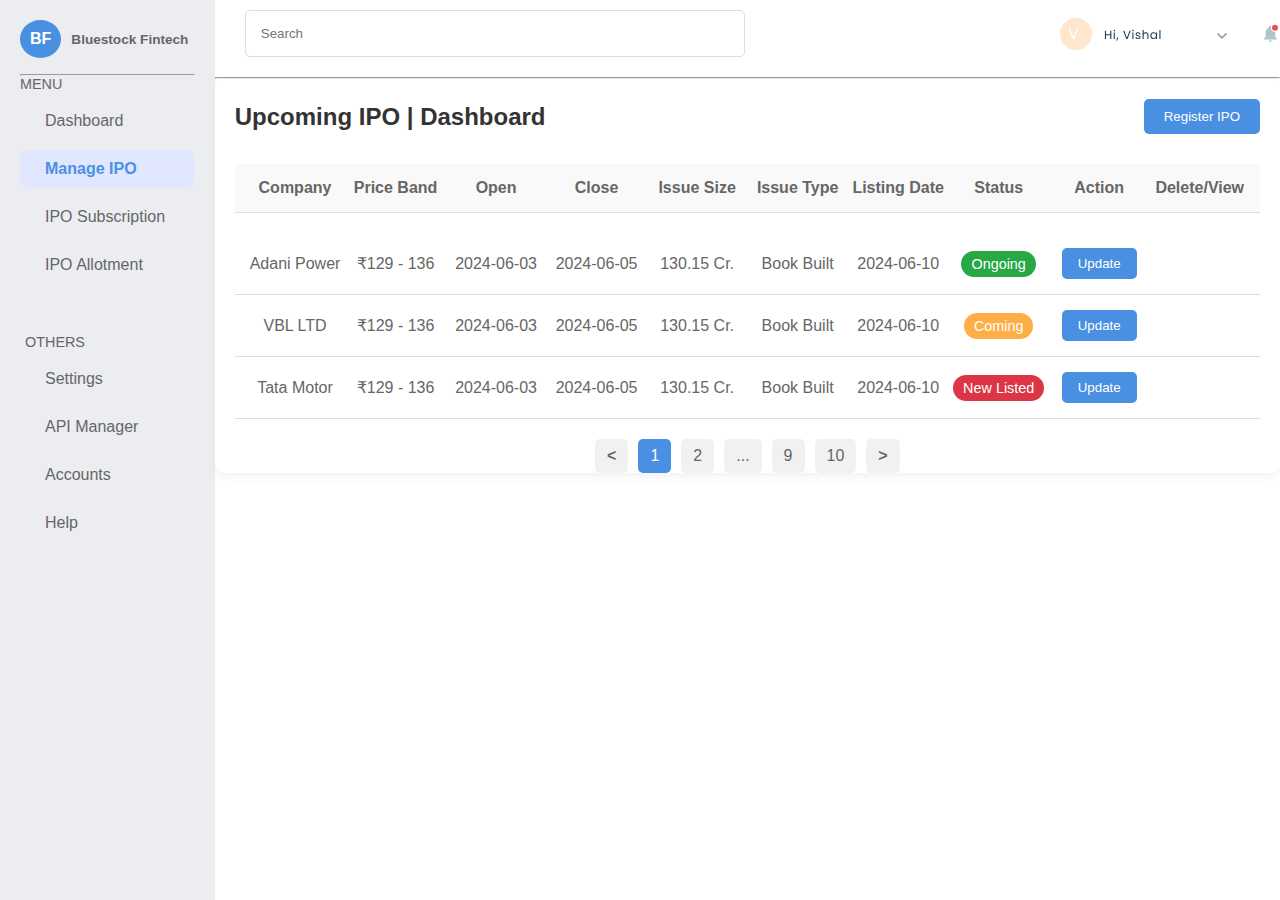
<file: bluestock/manageipo.html>
<!DOCTYPE html>
<html lang="en">
<head>
    <meta charset="UTF-8">
    <meta name="viewport" content="width=device-width, initial-scale=1.0">
    <title>IPO Dashboard</title>
    <link rel="stylesheet" href="https://cdnjs.cloudflare.com/ajax/libs/font-awesome/6.7.1/css/all.min.css" integrity="sha512-5Hs3dF2AEPkpNAR7UiOHba+lRSJNeM2ECkwxUIxC1Q/FLycGTbNapWXB4tP889k5T5Ju8fs4b1P5z/iB4nMfSQ==" crossorigin="anonymous" referrerpolicy="no-referrer" />
    <link rel="stylesheet" href="dash.css">
</head>
<body>
<div class="container">
    <!-- Sidebar -->
    <aside class="sidebar">
        <div class="brand">
            <span class="brand-logo">BF</span>
            <span class="brand-name">Bluestock Fintech</span>

        </div>
        <hr>


        <nav class="menu">
            <p class="menu-section">MENU</p>
            <ul>
                <li >
                    <a href="dash.html">
                        <i class="fa-solid fa-chart-pie"></i>
                        <span>Dashboard</span>
                    </a>
                </li>
                <li class="active">
                    <a href="manageipo.html">
                        <i class="fa-solid fa-cart-shopping"></i>
                        <span>Manage IPO</span>
                    </a>
                </li>
                <li>
                    <a href="#">
                        <i class="fa-solid fa-bars"></i>
                        <span>IPO Subscription</span>
                    </a>
                </li>
                <li>
                    <a href="#">
                        <i class="fa-solid fa-comment-dots"></i>
                        <span>IPO Allotment</span>
                    </a>
                </li>
            </ul>
            <p class="menu-section-other">OTHERS</p>
            <ul>
                <li>
                    <a href="#">
                        <i class="fa-solid fa-gear"></i>
                        <span>Settings</span>
                    </a>
                </li>
                <li>
                    <a href="#">
                        <i class="fa-solid fa-server"></i>
                        <span>API Manager</span>
                    </a>
                </li>
                <li>
                    <a href="#">
                        <i class="fa-solid fa-user"></i>
                        <span>Accounts</span>
                    </a>
                </li>
                <li>
                    <a href="#">
                        <i class="fa-solid fa-circle-info"></i>
                        <span>Help</span>
                    </a>
                </li>
            </ul>
        </nav>
    </aside>

    <!-- Main content -->
    <main class="main-content" >
        <header class="header">
            <div class="search-bar">
                <input type="text" placeholder="Search">
                <i class="fa-solid fa-magnifying-glass"></i>
            </div>

            <div class="user-info">
                <svg width="220" height="32" viewBox="0 0 220 32" fill="none" xmlns="http://www.w3.org/2000/svg">
                    <circle cx="16" cy="16" r="16" fill="#FFE6CC"/>
                    <path d="M18.448 9.848L14.24 21H12.56L8.352 9.848H9.904L13.408 19.464L16.912 9.848H18.448Z" fill="white"/>
                    <path d="M51.368 12.636V21H50.276V17.208H46.016V21H44.924V12.636H46.016V16.308H50.276V12.636H51.368ZM54.2966 13.356C54.0886 13.356 53.9126 13.284 53.7686 13.14C53.6246 12.996 53.5526 12.82 53.5526 12.612C53.5526 12.404 53.6246 12.228 53.7686 12.084C53.9126 11.94 54.0886 11.868 54.2966 11.868C54.4966 11.868 54.6646 11.94 54.8006 12.084C54.9446 12.228 55.0166 12.404 55.0166 12.612C55.0166 12.82 54.9446 12.996 54.8006 13.14C54.6646 13.284 54.4966 13.356 54.2966 13.356ZM54.8246 14.424V21H53.7326V14.424H54.8246ZM58.3137 19.488L56.9697 22.716H56.2377L57.1137 19.488H58.3137ZM70.6758 12.636L67.5198 21H66.2598L63.1038 12.636H64.2678L66.8958 19.848L69.5238 12.636H70.6758ZM72.9372 13.356C72.7292 13.356 72.5532 13.284 72.4092 13.14C72.2652 12.996 72.1932 12.82 72.1932 12.612C72.1932 12.404 72.2652 12.228 72.4092 12.084C72.5532 11.94 72.7292 11.868 72.9372 11.868C73.1372 11.868 73.3052 11.94 73.4412 12.084C73.5852 12.228 73.6572 12.404 73.6572 12.612C73.6572 12.82 73.5852 12.996 73.4412 13.14C73.3052 13.284 73.1372 13.356 72.9372 13.356ZM73.4652 14.424V21H72.3732V14.424H73.4652ZM78.1543 21.108C77.6503 21.108 77.1983 21.024 76.7983 20.856C76.3983 20.68 76.0823 20.44 75.8503 20.136C75.6183 19.824 75.4903 19.468 75.4663 19.068H76.5943C76.6263 19.396 76.7783 19.664 77.0503 19.872C77.3303 20.08 77.6943 20.184 78.1423 20.184C78.5583 20.184 78.8863 20.092 79.1263 19.908C79.3663 19.724 79.4863 19.492 79.4863 19.212C79.4863 18.924 79.3583 18.712 79.1023 18.576C78.8463 18.432 78.4503 18.292 77.9143 18.156C77.4263 18.028 77.0263 17.9 76.7143 17.772C76.4103 17.636 76.1463 17.44 75.9223 17.184C75.7063 16.92 75.5983 16.576 75.5983 16.152C75.5983 15.816 75.6983 15.508 75.8983 15.228C76.0983 14.948 76.3823 14.728 76.7503 14.568C77.1183 14.4 77.5383 14.316 78.0103 14.316C78.7383 14.316 79.3263 14.5 79.7743 14.868C80.2223 15.236 80.4623 15.74 80.4943 16.38H79.4023C79.3783 16.036 79.2383 15.76 78.9823 15.552C78.7343 15.344 78.3983 15.24 77.9743 15.24C77.5823 15.24 77.2703 15.324 77.0383 15.492C76.8063 15.66 76.6903 15.88 76.6903 16.152C76.6903 16.368 76.7583 16.548 76.8943 16.692C77.0383 16.828 77.2143 16.94 77.4223 17.028C77.6383 17.108 77.9343 17.2 78.3103 17.304C78.7823 17.432 79.1663 17.56 79.4623 17.688C79.7583 17.808 80.0103 17.992 80.2183 18.24C80.4343 18.488 80.5463 18.812 80.5543 19.212C80.5543 19.572 80.4543 19.896 80.2543 20.184C80.0543 20.472 79.7703 20.7 79.4023 20.868C79.0423 21.028 78.6263 21.108 78.1543 21.108ZM85.8599 14.304C86.3559 14.304 86.8039 14.412 87.2039 14.628C87.6039 14.836 87.9159 15.152 88.1399 15.576C88.3719 16 88.4879 16.516 88.4879 17.124V21H87.4079V17.28C87.4079 16.624 87.2439 16.124 86.9159 15.78C86.5879 15.428 86.1399 15.252 85.5719 15.252C84.9959 15.252 84.5359 15.432 84.1919 15.792C83.8559 16.152 83.6879 16.676 83.6879 17.364V21H82.5959V12.12H83.6879V15.36C83.9039 15.024 84.1999 14.764 84.5759 14.58C84.9599 14.396 85.3879 14.304 85.8599 14.304ZM90.3637 17.688C90.3637 17.016 90.4997 16.428 90.7717 15.924C91.0437 15.412 91.4157 15.016 91.8877 14.736C92.3677 14.456 92.8997 14.316 93.4837 14.316C94.0597 14.316 94.5597 14.44 94.9837 14.688C95.4077 14.936 95.7237 15.248 95.9317 15.624V14.424H97.0357V21H95.9317V19.776C95.7157 20.16 95.3917 20.48 94.9597 20.736C94.5357 20.984 94.0397 21.108 93.4717 21.108C92.8877 21.108 92.3597 20.964 91.8877 20.676C91.4157 20.388 91.0437 19.984 90.7717 19.464C90.4997 18.944 90.3637 18.352 90.3637 17.688ZM95.9317 17.7C95.9317 17.204 95.8317 16.772 95.6317 16.404C95.4317 16.036 95.1597 15.756 94.8157 15.564C94.4797 15.364 94.1077 15.264 93.6997 15.264C93.2917 15.264 92.9197 15.36 92.5837 15.552C92.2477 15.744 91.9797 16.024 91.7797 16.392C91.5797 16.76 91.4797 17.192 91.4797 17.688C91.4797 18.192 91.5797 18.632 91.7797 19.008C91.9797 19.376 92.2477 19.66 92.5837 19.86C92.9197 20.052 93.2917 20.148 93.6997 20.148C94.1077 20.148 94.4797 20.052 94.8157 19.86C95.1597 19.66 95.4317 19.376 95.6317 19.008C95.8317 18.632 95.9317 18.196 95.9317 17.7ZM100.473 12.12V21H99.381V12.12H100.473Z" fill="#1F384C"/>
                    <g opacity="0.5">
                        <path d="M162.001 21.0938L167.009 16.0854L165.831 14.9062L162.001 18.7396L158.171 14.9062L156.992 16.0846L162.001 21.0938Z" fill="#1F384C"/>
                    </g>
                    <path d="M210.4 24C209.517 23.9957 208.801 23.2831 208.792 22.4H211.992C211.994 22.6139 211.953 22.826 211.872 23.024C211.662 23.5056 211.233 23.8569 210.72 23.968H210.716H210.704H210.69H210.682C210.589 23.9874 210.495 23.9981 210.4 24ZM216.8 21.6H204V20L205.6 19.2V14.8C205.558 13.6713 205.813 12.5513 206.339 11.552C206.863 10.6252 207.759 9.9671 208.8 9.744V8H212V9.744C214.063 10.2352 215.2 12.0304 215.2 14.8V19.2L216.8 20V21.6Z" fill="#B0C3CC"/>
                    <circle cx="215" cy="9.77734" r="3.6" fill="#EC5252" stroke="white" stroke-width="1.2"/>
                </svg>

            </div>
        </header>
        <hr>

        <section class="dashboard1">
            <div class="cards">
                <div class="ipo-dashboard">
                    <div class="dashboard-header">
                        <h2>Upcoming IPO | Dashboard</h2>
                        <button class="register-btn">Register IPO</button>
                    </div>

                    <div class="ipo-table">
                        <div class="ipo-row header">
                            <div>Company</div>
                            <div>Price Band</div>
                            <div>Open</div>
                            <div>Close</div>
                            <div>Issue Size</div>
                            <div>Issue Type</div>
                            <div>Listing Date</div>
                            <div>Status</div>
                            <div>Action</div>
                            <div>Delete/View</div>
                        </div>

                        <div class="ipo-row">
                            <div>Adani Power</div>
                            <div>₹129 - 136</div>
                            <div>2024-06-03</div>
                            <div>2024-06-05</div>
                            <div>130.15 Cr.</div>
                            <div>Book Built</div>
                            <div>2024-06-10</div>
                            <div><span class="status ongoing">Ongoing</span></div>
                            <div><button class="update-btn">Update</button></div>
                            <div>
                                <i class="fa-solid fa-trash delete-icon"></i>
                                <i class="fa-solid fa-eye view-icon"></i>
                            </div>
                        </div>

                        <div class="ipo-row">
                            <div>VBL LTD</div>
                            <div>₹129 - 136</div>
                            <div>2024-06-03</div>
                            <div>2024-06-05</div>
                            <div>130.15 Cr.</div>
                            <div>Book Built</div>
                            <div>2024-06-10</div>
                            <div><span class="status coming">Coming</span></div>
                            <div><button class="update-btn">Update</button></div>
                            <div>
                                <i class="fa-solid fa-trash delete-icon"></i>
                                <i class="fa-solid fa-eye view-icon"></i>
                            </div>
                        </div>

                        <div class="ipo-row">
                            <div>Tata Motor</div>
                            <div>₹129 - 136</div>
                            <div>2024-06-03</div>
                            <div>2024-06-05</div>
                            <div>130.15 Cr.</div>
                            <div>Book Built</div>
                            <div>2024-06-10</div>
                            <div><span class="status new-listed">New Listed</span></div>
                            <div><button class="update-btn">Update</button></div>
                            <div>
                                <i class="fa-solid fa-trash delete-icon"></i>
                                <i class="fa-solid fa-eye view-icon"></i>
                            </div>
                        </div>
                    </div>

                    <div class="pagination">
                        <span class="page-btn prev">&lt;</span>
                        <span class="page-btn active">1</span>
                        <span class="page-btn">2</span>
                        <span class="page-btn">...</span>
                        <span class="page-btn">9</span>
                        <span class="page-btn">10</span>
                        <span class="page-btn next">&gt;</span>
                    </div>
                </div>
            </div>
        </section>
    </main>
</div>
<script src="script.js"></script>
</body>
</html>
</file>
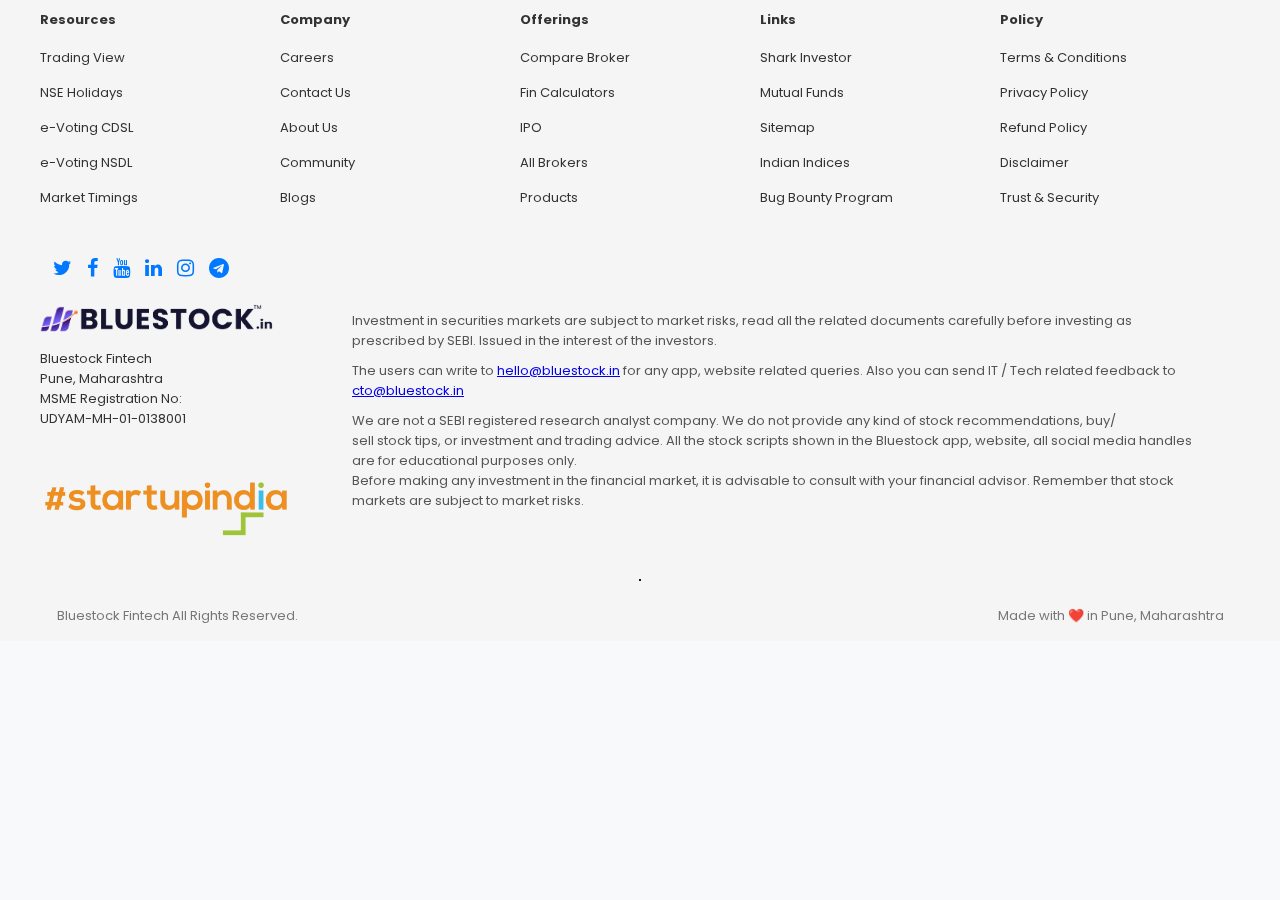
<file: components/Footer.html>
<!DOCTYPE html>
<html lang="en">

<head>
  <meta charset="UTF-8">
  <meta name="viewport" content="width=device-width, initial-scale=1.0">
  <title>Footer Example</title>
  <link rel="stylesheet" href="Footer.css">
  <link rel="preconnect" href="https://fonts.googleapis.com">
  <link rel="preconnect" href="https://fonts.gstatic.com" crossorigin>
  <link
    href="https://fonts.googleapis.com/css2?family=JetBrains+Mono:ital,wght@0,100..800;1,100..800&family=Playwrite+GB+S:ital,wght@0,100..400;1,100..400&family=Poppins:ital,wght@0,100;0,200;0,300;0,400;0,500;0,600;0,700;0,800;0,900;1,100;1,200;1,300;1,400;1,500;1,600;1,700;1,800;1,900&display=swap"
    rel="stylesheet">
  <link rel="stylesheet" href="https://cdnjs.cloudflare.com/ajax/libs/font-awesome/4.7.0/css/font-awesome.min.css">
</head>

<body>
  <footer class="footer">
    <!-- Footer navigation links section -->
    <div class="footer-content">
      <div class="footer-section">
        <h4>Resources</h4>
        <a href="#">Trading View</a>
        <a href="#">NSE Holidays</a>
        <a href="#">e-Voting CDSL</a>
        <a href="#">e-Voting NSDL</a>
        <a href="#">Market Timings</a>
      </div>
      <div class="footer-section">
        <h4>Company</h4>
        <a href="#">Careers</a>
        <a href="#">Contact Us</a>
        <a href="#">About Us</a>
        <a href="#">Community</a>
        <a href="#">Blogs</a>
      </div>
      <div class="footer-section">
        <h4>Offerings</h4>
        <a href="#">Compare Broker</a>
        <a href="#">Fin Calculators</a>
        <a href="#">IPO</a>
        <a href="#">All Brokers</a>
        <a href="#">Products</a>
      </div>
      <div class="footer-section">
        <h4>Links</h4>
        <a href="#">Shark Investor</a>
        <a href="#">Mutual Funds</a>
        <a href="#">Sitemap</a>
        <a href="#">Indian Indices</a>
        <a href="#">Bug Bounty Program</a>
      </div>
      <div class="footer-section">
        <h4>Policy</h4>
        <a href="#">Terms & Conditions</a>
        <a href="#">Privacy Policy</a>
        <a href="#">Refund Policy</a>
        <a href="#">Disclaimer</a>
        <a href="#">Trust & Security</a>
      </div>
    </div>

    <!-- Bottom section divided into two parts -->
    <div class="footer-bottom-container">
      <!-- Social media icons and Bluestock logo section -->
      <div class="footer-bottom">
        <div class="footer-social">
          <a href="#" class="social-link"><i class="fa fa-twitter"></i></a>
          <a href="#" class="social-link"><i class="fa fa-facebook-f"></i></a>
          <a href="#" class="social-link"><i class="fa fa-youtube"></i></a>
          <a href="#" class="social-link"><i class="fa fa-linkedin"></i></a>
          <a href="#" class="social-link"><i class="fa fa-instagram"></i></a>
          <a href="#" class="social-link"><i class="fa fa-telegram"></i></a>
        </div>

        <div class="footer-info">
          <div class="footer-logo">
            <img src="../assets/logo/logo.png" alt="Bluestock Logo" class="logo-img">
          </div>
          <p>Bluestock Fintech<br>Pune, Maharashtra<br>MSME Registration No: <br> UDYAM-MH-01-0138001</p>
          <img src="../assets/logo/startup-india-hub-logo-vector.png" alt="#startupindia" class="startup-india">
        </div>
      </div>

      <!-- Disclaimer section on the right side -->
      <div class="footer-disclaimer">
        <p>Investment in securities markets are subject to market risks, read all the related documents carefully before investing as <br> prescribed by SEBI. Issued in the interest of the investors.</p>
        <p>The users can write to <a href="mailto:hello@bluestock.in">hello@bluestock.in</a> for any app, website related queries. Also you can send IT / Tech related feedback to <a href="mailto:cto@bluestock.in">cto@bluestock.in</a>
        </p>
        <p>We are not a SEBI registered research analyst company. We do not provide any kind of stock recommendations, buy/ <br>sell stock tips, or investment and trading advice. All the stock scripts shown in the Bluestock app, website, all social media handles <br> are for educational purposes only. <br>
          Before making any investment in the financial market, it is advisable to consult with your financial advisor. Remember that stock <br> markets are subject to market risks.</p>
      </div>
    </div>
    <hr class="line">
    <div class="footer-note">
      <p>Bluestock Fintech All Rights Reserved.</p>
      <p>Made with ❤️ in Pune, Maharashtra</p>
    </div>
  </footer>
</body>

</html>
</file>
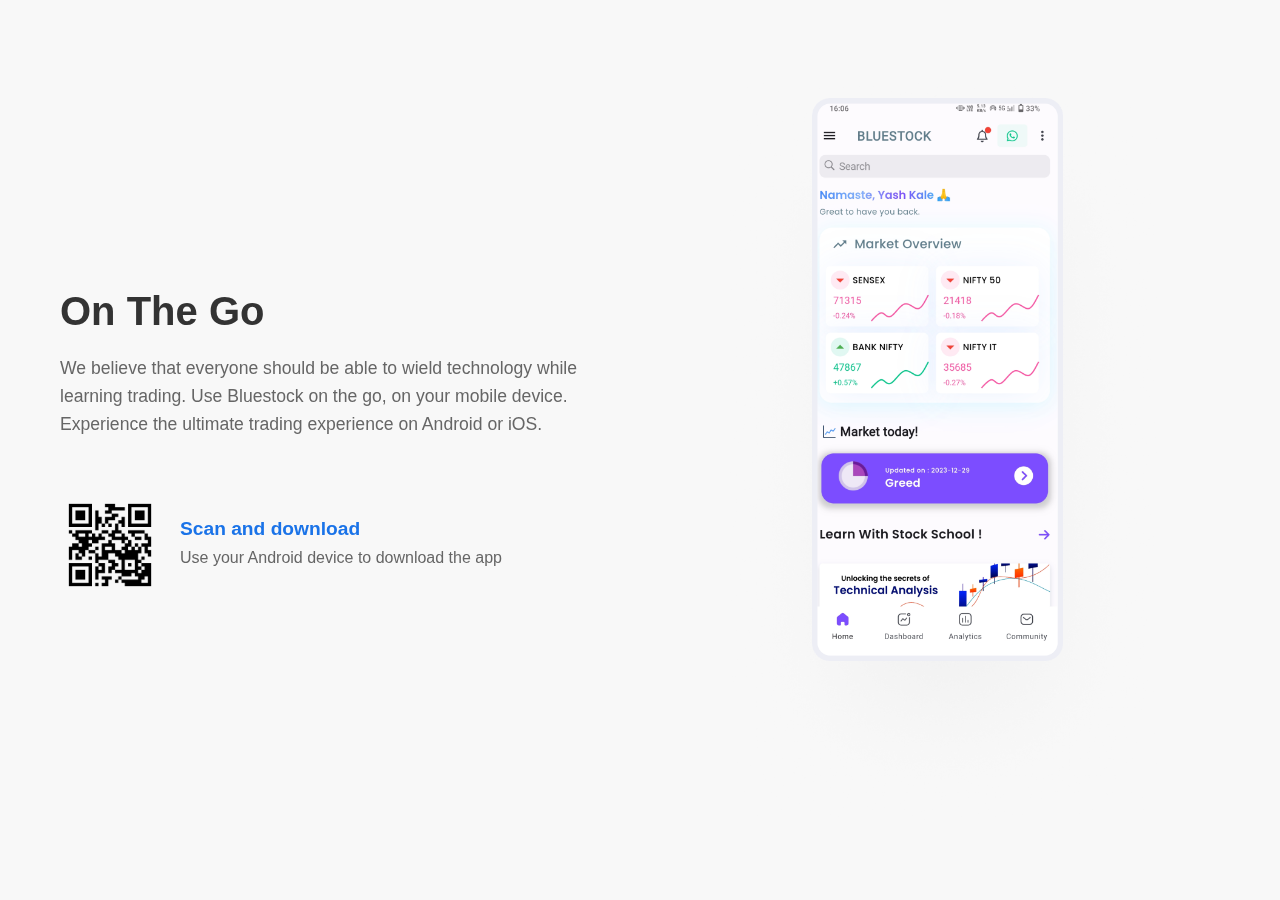
<file: components/onthego.html>
<!DOCTYPE html>
<html lang="en">
<head>
    <meta charset="UTF-8">
    <meta name="viewport" content="width=device-width, initial-scale=1.0">
    <title>On The Go</title>
    <link rel="stylesheet" href="onthego.css">
    <link rel="preconnect" href="https://fonts.googleapis.com">
  <link rel="preconnect" href="https://fonts.gstatic.com" crossorigin>
  <link
    href="https://fonts.googleapis.com/css2?family=JetBrains+Mono:ital,wght@0,100..800;1,100..800&family=Playwrite+GB+S:ital,wght@0,100..400;1,100..400&family=Poppins:ital,wght@0,100;0,200;0,300;0,400;0,500;0,600;0,700;0,800;0,900;1,100;1,200;1,300;1,400;1,500;1,600;1,700;1,800;1,900&display=swap"
    rel="stylesheet">
</head>
<body>
    <div class="container">
        <div class="text-qr-section">
            <h1>On The Go</h1>
            <p>We believe that everyone should be able to wield technology while learning trading. Use Bluestock on the go, on your mobile device. Experience the ultimate trading experience on Android or iOS.</p>
            <div class="qr-download">
                <img src="../assets/other item/Website Assest/app-qr.png" alt="QR Code" class="qr-image">
                <div class="download-text">
                    <h3>Scan and download</h3>
                    <p>Use your Android device to download the app</p>
                </div>
            </div>
        </div>

        <!-- Right Section: Phone Image -->
        <div class="phone-image-section">
            <img src="../assets/other item/Website Assest/Frame-48097149.png" alt="Phone displaying app interface" class="phone-image">
        </div>
    </div>
</body>
</html>
</file>
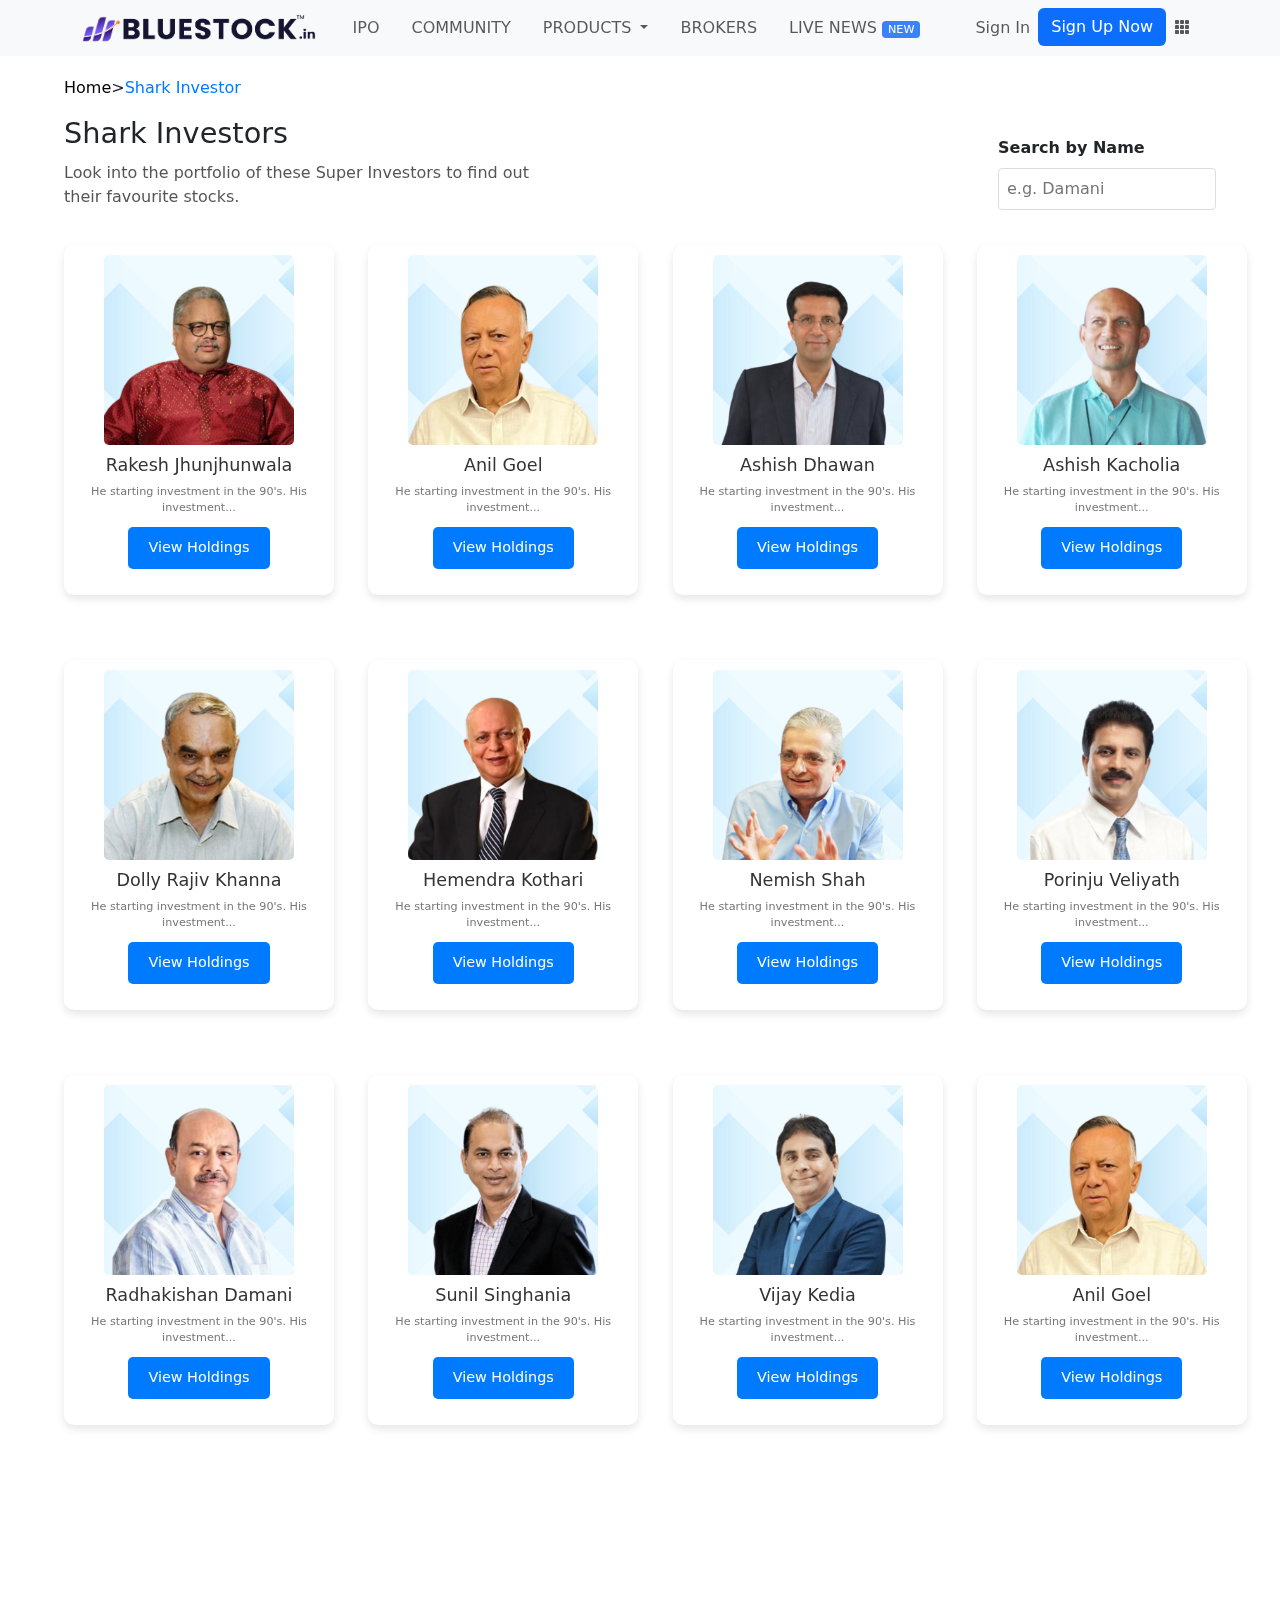
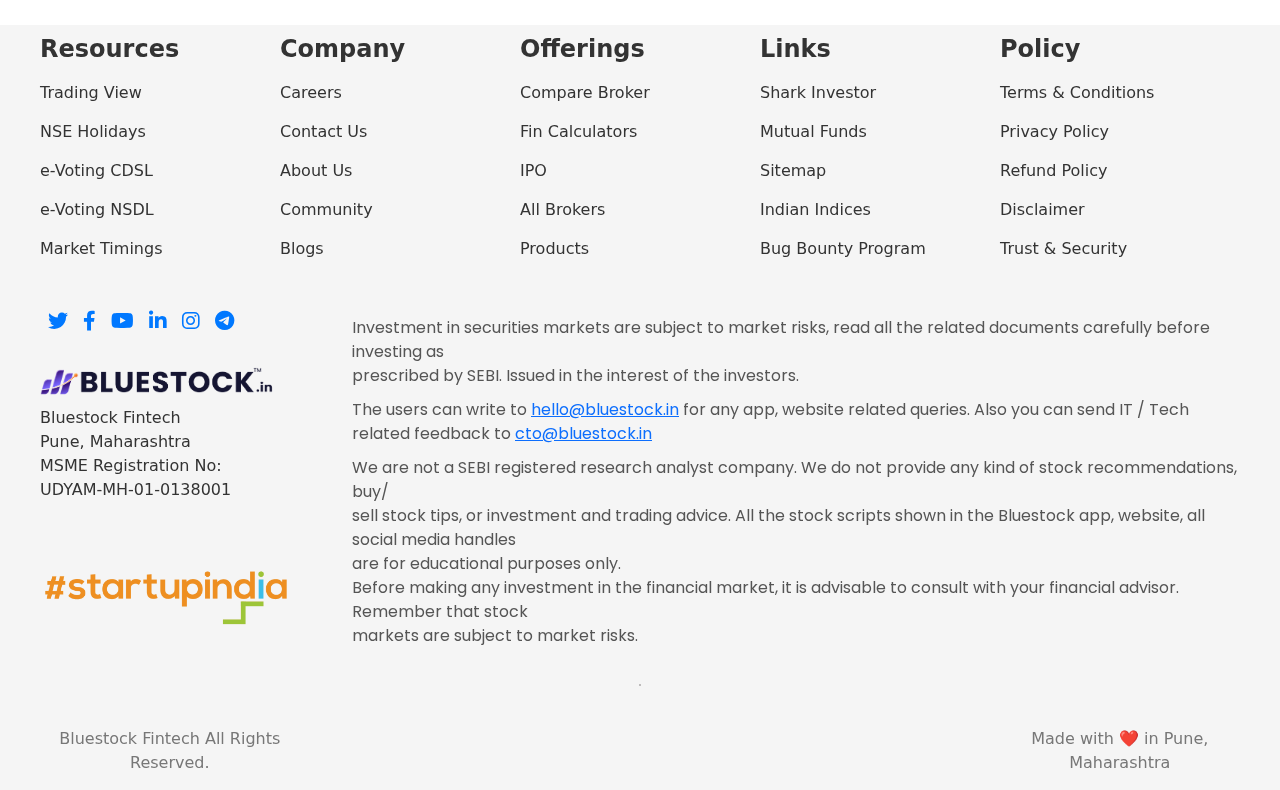
<file: pages/shares/sharkinvester.html>
<!DOCTYPE html>
<html lang="en">

<head>
    <meta charset="UTF-8">
    <meta name="viewport" content="width=device-width, initial-scale=1.0">
    <title>Shark Investors</title>
    <link rel="stylesheet" href="sharkinvester.css">
    <link rel="preconnect" href="https://fonts.googleapis.com">
    <link rel="preconnect" href="https://fonts.gstatic.com" crossorigin>
    <link
        href="https://fonts.googleapis.com/css2?family=JetBrains+Mono:ital,wght@0,100..800;1,100..800&family=Playwrite+GB+S:ital,wght@0,100..400;1,100..400&family=Poppins:ital,wght@0,100;0,200;0,300;0,400;0,500;0,600;0,700;0,800;0,900;1,100;1,200;1,300;1,400;1,500;1,600;1,700;1,800;1,900&display=swap"
        rel="stylesheet">
    <link rel="stylesheet" href="https://cdnjs.cloudflare.com/ajax/libs/font-awesome/4.7.0/css/font-awesome.min.css">
    <link href="https://cdn.jsdelivr.net/npm/bootstrap@5.3.0/dist/css/bootstrap.min.css" rel="stylesheet">
    <link href="https://cdnjs.cloudflare.com/ajax/libs/font-awesome/6.0.0-beta3/css/all.min.css" rel="stylesheet">
    <link href="https://cdn.jsdelivr.net/npm/bootstrap-icons/font/bootstrap-icons.css" rel="stylesheet">
    <link rel="stylesheet" href="https://cdnjs.cloudflare.com/ajax/libs/font-awesome/4.7.0/css/font-awesome.min.css">

</head>

<body>

    <nav class="navbar navbar-expand-lg navbar-light bg-light">
        <div class="container">
            <a class="navbar-brand d-flex align-items-center" href="/">
                <img src="../../assets/logo/logo.png" alt="Bluestock">
            </a>

            <!-- Menu bar icon for mobile view -->
            <button class="navbar-toggler" type="button" data-bs-toggle="collapse" data-bs-target="#navbarNav"
                aria-controls="navbarNav" aria-expanded="false" aria-label="Toggle navigation">
                <span class="navbar-toggler-icon"></span>
            </button>

            <!-- Navbar Links -->
            <div class="collapse navbar-collapse gap-3" id="navbarNav">
                <ul class="navbar-nav mx-auto">
                    <li class="nav-item me-3">
                        <a class="nav-link" href="#">IPO</a>
                    </li>
                    <li class="nav-item me-3">
                        <a class="nav-link" href="#">COMMUNITY</a>
                    </li>
                    <li class="nav-item dropdown me-3">
                        <a class="nav-link dropdown-toggle" href="#" id="productsDropdown" role="button"
                            data-bs-toggle="dropdown" aria-expanded="false">
                            PRODUCTS
                        </a>
                        <ul class="dropdown-menu" aria-labelledby="productsDropdown">
                            <li><a class="dropdown-item" href="#">Product 1</a></li>
                            <li><a class="dropdown-item" href="#">Product 2</a></li>
                            <li><a class="dropdown-item" href="#">Product 3</a></li>
                        </ul>
                    </li>
                    <li class="nav-item me-3">
                        <a class="nav-link" href="#">BROKERS</a>
                    </li>
                    <li class="nav-item me-3">
                        <a class="nav-link" href="#">LIVE NEWS <span class="badge-new">NEW</span></a>
                    </li>
                </ul>
                <ul class="navbar-nav ms-auto">
                    <li class="nav-item">
                        <a class="nav-link" href="../Login/index.html">Sign In</a>
                    </li>
                    <li class="nav-item">
                        <a class="btn bg-primary text-white btn-signup" href="../Signup.html">Sign Up Now</a>
                    </li>
                    <li class="nav-item">
                        <a class="nav-link" href="#"><i class="bi bi-grid-3x3-gap-fill"></i></a>
                    </li>
                </ul>
            </div>
        </div>
    </nav>


    <div class="container-1">
        <div class="con">
            <div class="header">
                <nav class="breadcrumb">
                    <a class="home" href="#">Home </a> > <a href="#"> Shark Investor</a>
                </nav>
                <h1>Shark Investors</h1>
                <p>Look into the portfolio of these Super Investors to find out their favourite stocks.</p>
            </div>
        <div class="search-bar">
            <label for="search">Search by Name</label>
            <input type="text" id="search" placeholder="e.g. Damani">
        </div>
    </div>

        <section class="grid">
            <!-- Individual Card -->
            <div class="card-1">
                <img src="../../assets/other item/Website Assest/Super Investor/Rakesh Jhunjhunwala.png"
                    alt="Rakesh Jhunjhunwala">
                <h3>Rakesh Jhunjhunwala</h3>
                <p>He starting investment in the 90's. His investment...</p>
                <button>View Holdings</button>
            </div>
            <div class="card-1">
                <img src="../../assets/other item/Website Assest/Super Investor/Anil Goel.png" alt="Anil Goel">
                <h3>Anil Goel</h3>
                <p>He starting investment in the 90's. His investment...</p>
                <button>View Holdings</button>
            </div>
            <div class="card-1">
                <img src="../../assets/other item/Website Assest/Super Investor/Ashish Dhawan.png" alt="Ashish Dhawan">
                <h3>Ashish Dhawan</h3>
                <p>He starting investment in the 90's. His investment...</p>
                <button>View Holdings</button>
            </div>
            <div class="card-1">
                <img src="../../assets/other item/Website Assest/Super Investor/Ashish Kacholia.png"
                    alt="Ashish Kacholia">
                <h3>Ashish Kacholia</h3>
                <p>He starting investment in the 90's. His investment...</p>
                <button>View Holdings</button>
            </div>
            <div class="card-1">
                <img src="../../assets/other item/Website Assest/Super Investor/Dolly Rajeev Khanna.png"
                    alt="Dolly Rajiv Khanna">
                <h3>Dolly Rajiv Khanna</h3>
                <p>He starting investment in the 90's. His investment...</p>
                <button>View Holdings</button>
            </div>
            <div class="card-1">
                <img src="../../assets/other item/Website Assest/Super Investor/Hemendra Kothari.png"
                    alt="Hemendra Kothari">
                <h3>Hemendra Kothari</h3>
                <p>He starting investment in the 90's. His investment...</p>
                <button>View Holdings</button>
            </div>
            <div class="card-1">
                <img src="../../assets/other item/Website Assest/Super Investor/Nemish Shah.png" alt="Nemish Shah">
                <h3>Nemish Shah</h3>
                <p>He starting investment in the 90's. His investment...</p>
                <button>View Holdings</button>
            </div>
            <div class="card-1">
                <img src="../../assets/other item/Website Assest/Super Investor/Porinju Veliyath.png"
                    alt="Porinju Veliyath">
                <h3>Porinju Veliyath</h3>
                <p>He starting investment in the 90's. His investment...</p>
                <button>View Holdings</button>
            </div>
            <div class="card-1">
                <img src="../../assets/other item/Website Assest/Super Investor/Radhakishan Damani.png"
                    alt="Radhakishan Damani">
                <h3>Radhakishan Damani</h3>
                <p>He starting investment in the 90's. His investment...</p>
                <button>View Holdings</button>
            </div>
            <div class="card-1">
                <img src="../../assets/other item/Website Assest/Super Investor/Sunil Singhania.png"
                    alt="Sunil Singhania">
                <h3>Sunil Singhania</h3>
                <p>He starting investment in the 90's. His investment...</p>
                <button>View Holdings</button>
            </div>
            <div class="card-1">
                <img src="../../assets/other item/Website Assest/Super Investor/Vijay Kedia.png" alt="Vijay Kedia">
                <h3>Vijay Kedia</h3>
                <p>He starting investment in the 90's. His investment...</p>
                <button>View Holdings</button>
            </div>
            <div class="card-1">
                <img src="../../assets/other item/Website Assest/Super Investor/Anil Goel.png" alt="Anil Goel">
                <h3>Anil Goel</h3>
                <p>He starting investment in the 90's. His investment...</p>
                <button>View Holdings</button>
            </div>
        </section>
    </div>

    <footer class="footer">
        <!-- Footer navigation links section -->
        <div class="footer-content">
            <div class="footer-section">
                <h4>Resources</h4>
                <a href="#">Trading View</a>
                <a href="#">NSE Holidays</a>
                <a href="#">e-Voting CDSL</a>
                <a href="#">e-Voting NSDL</a>
                <a href="#">Market Timings</a>
            </div>
            <div class="footer-section">
                <h4>Company</h4>
                <a href="#">Careers</a>
                <a href="#">Contact Us</a>
                <a href="#">About Us</a>
                <a href="#">Community</a>
                <a href="#">Blogs</a>
            </div>
            <div class="footer-section">
                <h4>Offerings</h4>
                <a href="#">Compare Broker</a>
                <a href="#">Fin Calculators</a>
                <a href="#">IPO</a>
                <a href="#">All Brokers</a>
                <a href="#">Products</a>
            </div>
            <div class="footer-section">
                <h4>Links</h4>
                <a href="#">Shark Investor</a>
                <a href="#">Mutual Funds</a>
                <a href="#">Sitemap</a>
                <a href="#">Indian Indices</a>
                <a href="#">Bug Bounty Program</a>
            </div>
            <div class="footer-section">
                <h4>Policy</h4>
                <a href="#">Terms & Conditions</a>
                <a href="#">Privacy Policy</a>
                <a href="#">Refund Policy</a>
                <a href="#">Disclaimer</a>
                <a href="#">Trust & Security</a>
            </div>
        </div>

        <!-- Bottom section divided into two parts -->
        <div class="footer-bottom-container">
            <!-- Social media icons and Bluestock logo section -->
            <div class="footer-bottom">
                <div class="footer-social">
                    <a href="#" class="social-link"><i class="fa fa-twitter"></i></a>
                    <a href="#" class="social-link"><i class="fa fa-facebook-f"></i></a>
                    <a href="#" class="social-link"><i class="fa fa-youtube"></i></a>
                    <a href="#" class="social-link"><i class="fa fa-linkedin"></i></a>
                    <a href="#" class="social-link"><i class="fa fa-instagram"></i></a>
                    <a href="#" class="social-link"><i class="fa fa-telegram"></i></a>
                </div>

                <div class="footer-info">
                    <div class="footer-logo">
                        <img src="../../assets/logo/logo.png" alt="Bluestock Logo" class="logo-img">
                    </div>
                    <p>Bluestock Fintech<br>Pune, Maharashtra<br>MSME Registration No: <br> UDYAM-MH-01-0138001</p>
                    <img src="../../assets/logo/startup-india-hub-logo-vector.png" alt="#startupindia"
                        class="startup-india">
                </div>
            </div>

            <!-- Disclaimer section on the right side -->
            <div class="footer-disclaimer">
                <p>Investment in securities markets are subject to market risks, read all the related documents
                    carefully before investing as <br> prescribed by SEBI. Issued in the interest of the investors.</p>
                <p>The users can write to <a href="mailto:hello@bluestock.in">hello@bluestock.in</a> for any app,
                    website related queries. Also you can send IT / Tech related feedback to <a
                        href="mailto:cto@bluestock.in">cto@bluestock.in</a>
                </p>
                <p>We are not a SEBI registered research analyst company. We do not provide any kind of stock
                    recommendations, buy/ <br>sell stock tips, or investment and trading advice. All the stock scripts
                    shown in the Bluestock app, website, all social media handles <br> are for educational purposes
                    only. <br>
                    Before making any investment in the financial market, it is advisable to consult with your financial
                    advisor. Remember that stock <br> markets are subject to market risks.</p>
            </div>
        </div>
        <hr class="line">
        <div class="footer-note">
            <p>Bluestock Fintech All Rights Reserved.</p>
            <p>Made with ❤️ in Pune, Maharashtra</p>
        </div>
    </footer>

    <script src="https://cdn.jsdelivr.net/npm/bootstrap@5.3.0/dist/js/bootstrap.bundle.min.js"></script>

</body>

</html>
</file>
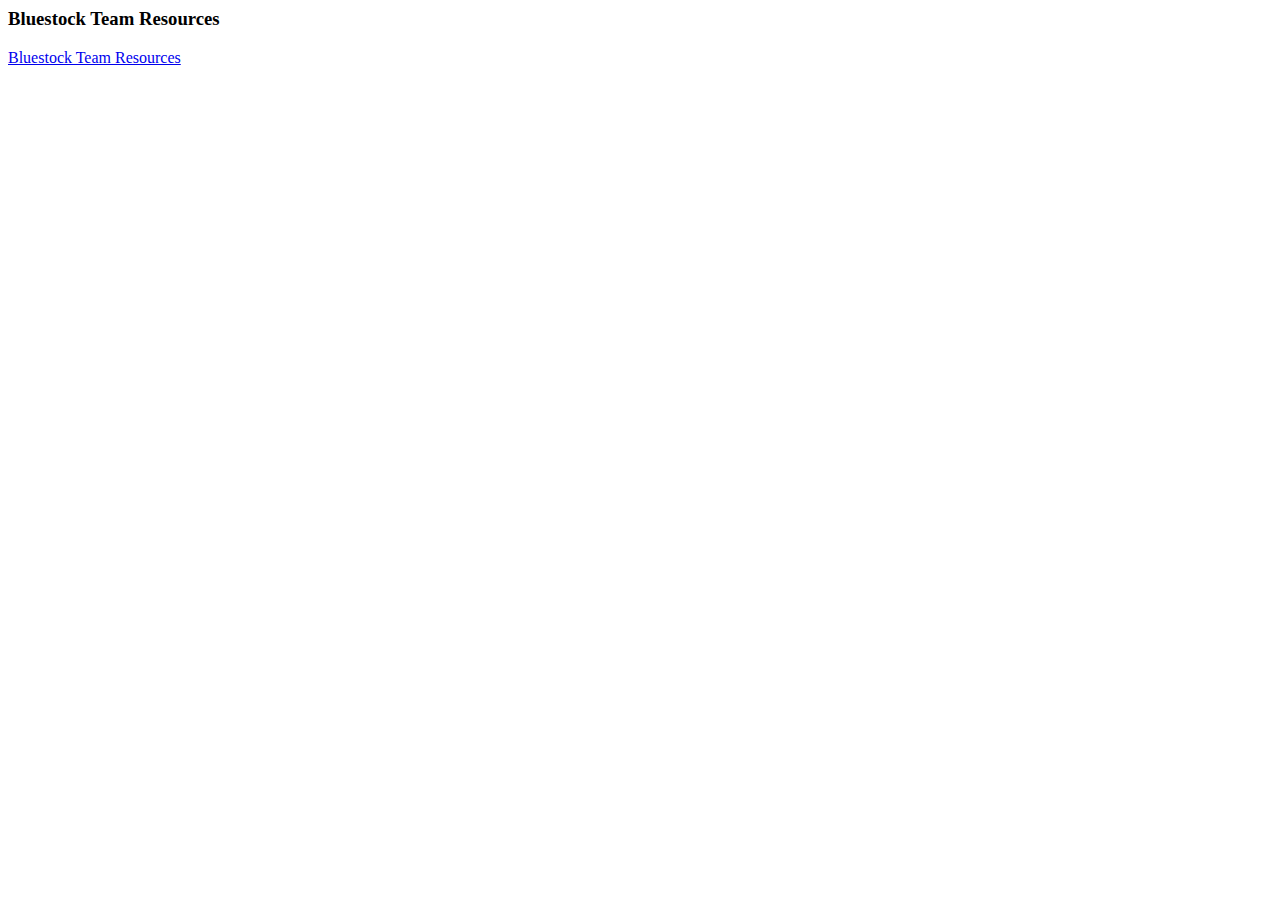
<file: assets/other item/Website Assest/Bluestock Team Resources.html>
<!DOCTYPE NETSCAPE-Bookmark-file-1>
<!-- This is an automatically generated file.
It will be read and overwritten.
DO NOT EDIT! -->
<META HTTP-EQUIV="Content-Type" CONTENT="text/html; charset=UTF-8">
<TITLE>Shortcut</TITLE>
<DL><p>
  <DT><H3>Bluestock Team Resources</H3>
  <DL><p>
    <DT><A HREF="https://drive.google.com/open?id=11Q6kapopPp4tVn82QKRCX8cpHYHO5GCK" ADD_DATE="1720082129">Bluestock Team Resources</A>
  </DL><p>
</DL><p>
</file>
<file: bluestock/dash.css>
* {
    margin: 0;
    padding: 0;
    box-sizing: border-box;
}

body {
    font-family: 'Arial', sans-serif;
    color: var(--text-color);
    display: flex;
    margin-top: 5px;
}

.container {
    display: flex;
    width: 100%;
    min-height: 100vh;
}

:root {
    --primary-color: #4A90E2;
    --secondary-color: #ecedf1;
    --text-color: #666;
    --hover-color: #E6F7FF;
    --active-color: #E0E7FF;
}



.sidebar {
    width: 250px;
    height: 100vh;
    background-color: var(--secondary-color);
    padding: 20px;
    display: flex;
    flex-direction: column;
}

.brand {
    display: flex;
    align-items: center;
    gap: 10px;
    margin-bottom: 16px;
}

.brand-logo {
    background: var(--primary-color);
    color: white;
    padding: 10px;
    border-radius: 50%;
    font-size: 1rem;
    font-weight: bold;
}

.brand-name {
    font-weight: bold;
    font-size: .85rem;
    color: var(--text-color);
}

.menu-section {
    font-size: 0.9rem;
    color: var(--text-color);
    margin-bottom: 10px;
    text-transform: uppercase;
}
.menu-section-other {
    margin-top: 50px;
    margin-left: 5px;
    font-size: 0.9rem;
    color: var(--text-color);
    margin-bottom: 10px;
    text-transform: uppercase;
}


.menu ul {
    list-style: none;
    padding: 0;
}

.menu ul li {
    margin-bottom: 10px;
}

.menu ul li a {
    display: flex;
    align-items: center;
    gap: 15px;
    text-decoration: none;
    color: var(--text-color);
    padding: 10px;
    border-radius: 8px;
    transition: background 0.3s ease;
}

.menu ul li a:hover {
    background-color: var(--hover-color);
}

.menu ul li.active a {
    background-color: var(--active-color);
    color: var(--primary-color);
    font-weight: bold;
}

.menu ul li a i {
    font-size: 1.2rem;
}

.menu ul li a span {
    font-size: 1rem;
}
.header {
    display: flex;
    justify-content: space-between;
    align-items: center;
    margin-bottom: 20px;
    margin-top: 10px;
}

.header input {
    padding: 10px;
    width: 500px;
    border: 1px solid #ddd;
}

.user-info {
    display: flex;
    align-items: center;
    gap: 10px;
}

.cards {
    display: flex;
    gap: 20px;
}

.card {
    flex: 1;
    background: white;
    padding: 20px;
    border-radius: 8px;
    box-shadow: 0 0 10px rgba(0, 0, 0, 0.1);
}

.bubbles {
    display: flex;
    gap: 10px;
}

.bubble {
    flex: 1;
    padding: 20px;
    color: white;
    text-align: center;
    border-radius: 50%;
}

.gain {
    background: green;
}

.loss {
    background: red;
}

.total {
    background: orange;
}


.search-bar {
    display: flex;
    align-items: center;
    border: 1px solid #ddd;
    padding: 5px;
    border-radius: 5px;
    width: 300px;
}

.search-bar {
    display: flex;
    align-items: center;
    border: 1px solid #ddd;
    padding: 5px;
    border-radius: 5px;
    width: 500px; /* Set the width to 500px */
    background-color: white;
    margin-left: 30px;

}
h1{
    margin-left: 20px;
}

.search-bar input {
    border: none;
    outline: none;
    flex: 1; /* Ensures input takes all available space */
    padding-right: 10px; /* Adds space between input text and icon */
}

.search-bar i {
    color: #999;
}

.side-line{
}
hr{
    width: 100%;
}







.dashboard1{
    width: 100%;
}
.ipo-dashboard {
    width: 100%;
    padding: 20px 20px 0;
    background-color: #fff;
    border-radius: 10px;
    box-shadow: 0 4px 10px rgba(0, 0, 0, 0.05);
}
main{
    width: 100%;
}



.dashboard-header {
    display: flex;
    justify-content: space-between;
    align-items: center;
    margin-bottom: 20px;
}

h2 {
    font-size: 1.5rem;
    color: #333;
}

.register-btn {
    background-color: #4A90E2;
    color: white;
    border: none;
    padding: 10px 20px;
    border-radius: 5px;
    cursor: pointer;
}

.register-btn:hover {
    background-color: #3a7bd5;
}

.ipo-table {
    display: flex;
    flex-direction: column;
}

.ipo-row {
    display: grid;
    grid-template-columns: repeat(10, 1fr);
    padding: 15px 10px;
    border-bottom: 1px solid #ddd;
    align-items: center;
}

.ipo-row.header {
    font-weight: bold;
    background-color: #f9f9f9;
}

.ipo-row div {
    text-align: center;
}

.status {
    padding: 5px 10px;
    border-radius: 15px;
    font-size: 0.9rem;
    color: white;
    text-align: center;
}

.status.ongoing {
    background-color: #28a745;
}

.status.coming {
    background-color: #ffad46;
}

.status.new-listed {
    background-color: #dc3545;
}

.update-btn {
    background-color: #4A90E2;
    color: white;
    border: none;
    padding: 8px 16px;
    border-radius: 5px;
    cursor: pointer;
}

.update-btn:hover {
    background-color: #3a7bd5;
}

.delete-icon,
.view-icon {
    font-size: 1.2rem;
    margin-right: 8px;
    cursor: pointer;
}

.delete-icon {
    color: #dc3545;
}

.view-icon {
    color: #4A90E2;
}

.pagination {
    display: flex;
    justify-content: center;
    align-items: center;
    margin-top: 20px;
}

.page-btn {
    padding: 8px 12px;
    margin: 0 5px;
    border-radius: 5px;
    background-color: #f1f1f1;
    cursor: pointer;
    transition: background-color 0.3s;
}

.page-btn:hover {
    background-color: #e0e0e0;
}

.page-btn.active {
    background-color: #4A90E2;
    color: white;
}

.page-btn.prev,
.page-btn.next {
    font-weight: bold;
}


body, .container {
    margin: 0;
    padding: 0;
    width: 100%;
}
</file>
<file: components/Footer.css>
* {
    margin: 0;
    padding: 0;
    box-sizing: border-box;
}

body {
    background-color: #f8f9fa;
    font-family: poppins, serif;
    font-size: 13px;
}

.footer {
    background-color: #f5f5f5;
    padding: 10px 40px;
    color: #333;
    display: flex;
    flex-direction: column;
    align-items: center;
}


.footer-content {
    display: flex;
    flex-wrap: wrap;
    justify-content: space-around;
    width: 100%;
    max-width: 1200px;
    text-align: left;
    margin-bottom: 30px;
}

.footer-section {
    flex: 1;
    min-width: 150px;
}

.footer-section h4 {
    font-weight: bolder;
    margin-bottom: 18px;
}

.footer-section a {
    display: block;
    color: #333;
    text-decoration: none;
    margin: 15px 0;
    font-weight: 400;
}

.footer-section a:hover {
    color: #0073e6;
}

.footer-bottom-container {
    display: flex;
    justify-content: space-between;
    align-items: center;
}

.footer-bottom {
    display: flex;
    flex-direction: column;
    align-items: center;
    margin-right: 60px;
}

.footer-social {
    display: flex;
    justify-content: center;
    gap: 15px;
    margin-bottom: 20px;
}

.social-link {
    font-size: 20px;
    color: #0078FF;
    text-decoration: none;
    transition: color 0.3s;
}

.social-link:hover {
    color: #0073e6;
}

.footer-social {
    display: flex;
    justify-content: flex-start;
    gap: 15px;
    margin-right: 50px;
    margin-bottom: 20px;
}

.footer-social a .social-icon {
    width: 24px;
    height: 23px;
}

.footer-info {
    display: flex;
    flex-direction: column;
    align-items: flex-start;
    text-align: start;
}

.footer-logo .logo-img {
    align-items: flex-start;
    width: 234px;
    height: 30px;
    margin-bottom: 10px;
}

.startup-india {
    mix-blend-mode: multiply;
    height: 140px;
    margin-top: 10px;
}

.footer-disclaimer {
    color: #555;
    max-width: 900px;
    text-align: left;
}

.footer-disclaimer p {
    font-family: "Poppins", serif;
    font-weight: 400;
    font-style: normal;
    margin-bottom: 10px;
}

.footer-note {
    display: flex;
    color: #777;
    text-align: center;
    margin-top: 20px;
    gap: 700px;
}

.line {
    border: 1px solid #1c1414;
}

.footer-note p {
    margin: 5px 0px;
}

/* Responsive Design */
@media (max-width: 768px) {
    .footer-content {
        flex-direction: column;
        align-items: center;
    }

    .footer-bottom-container {
        flex-direction: column;
        align-items: center;
    }

    .footer-section,
    .footer-disclaimer {
        text-align: center;
        max-width: 100%;
    }
}
</file>
<file: components/onthego.css>
* {
    margin: 0;
    padding: 0;
    box-sizing: border-box;
    font-family: Arial, sans-serif;
}

body {
    font-family: poppins, serif;
    display: flex;
    justify-content: center;
    align-items: center;
    min-height: 100vh;
    background-color: #f8f8f8;
}

.container {
    display: flex;
    max-width: 1200px;
    margin: 0 auto;
    padding: 20px;
    gap: 50px;
    align-items: center;
}

/* Left Section: Text and QR Code */
.text-qr-section {
    flex: 1;
    color: #333;
}

.text-qr-section h1 {
    font-size: 2.5rem;
    font-weight: 700;
    margin-bottom: 20px;
}

.text-qr-section p {
    font-size: 1.1rem;
    line-height: 1.6;
    color: #666;
    margin-bottom: 40px;
}

.qr-download {
    display: flex;
    align-items: center;
    gap: 20px;
}

.qr-image {
    width: 100px;
    mix-blend-mode: multiply;
    height: 100px;
}

.download-text h3 {
    margin-top: 40px;
    color: #1a73e8;
    font-size: 1.2rem;
    font-weight: 700;
    margin-bottom: 5px;
}

.download-text p {
    font-size: 1rem;
    color: #666;
}

/* Right Section: Phone Image */
.phone-image-section {
    flex: 1;
    display: flex;
    justify-content: center;
}

.phone-image {
    width: 80%;
}

/* Responsive Design */
@media (max-width: 768px) {
    .container {
        flex-direction: column;
        padding: 10px;
    }

    .text-qr-section {
        text-align: center;
    }

    .phone-image {
        max-width: 300px;
    }
}

@media (max-width: 480px) {
    .text-qr-section h1 {
        font-size: 1.8rem;
    }

    .text-qr-section p {
        font-size: 1rem;
    }

    .download-text h3 {
        font-size: 1.1rem;
    }

    .download-text p {
        font-size: 0.9rem;
    }
}
</file>
<file: pages/shares/sharkinvester.css>
* {
    margin: 0;
    padding: 0;
    box-sizing: border-box;
}

.breadcrumb .home {
    color: black;
}

body{
    background-color: #9A9A9A;
    font-family: poppins, serif;
    color: #0000;
}

.container-1 {
    width: 90%;
    max-width: 1200px;
    margin: 20px auto;
    margin-bottom: 200px;
}

.header {
    text-align: left;
    margin-bottom: 20px;
}

.breadcrumb a {
    color: #007bff;
    text-decoration: none;
}

.header h1 {
    font-size: 1.8em;
    margin: 10px 0;
}

.header p {
    color: #555;
}

.search-bar {
    display: flex;
    flex-direction: column;
    max-width: 300px;
    margin-top: 60px;
    margin-left: 455px;
}

@media (max-width: 768px) {
    .search-bar {
        margin-left: auto;
        margin-right: auto;
        margin-top: 20px;
        width: 100%;
        padding: 0 20px;
    }
}

@media (max-width: 480px) {
    .search-bar {
        margin-top: 10px;
        width: 100%;
    }
}
.search-bar label {
    font-weight: bold;
    margin-bottom: 8px;
}

.search-bar input {
    padding: 8px;
    background-color: #fff;
    border: 1px solid #ddd;
    border-radius: 4px;
}

.grid {
    display: grid;
    grid-template-columns: repeat(auto-fill, minmax(220px, 1fr));
    gap: 65px;
}

.card-1 {
    background-color: white;
    border-radius: 10px;
    box-shadow: 0 4px 8px rgba(0, 0, 0, 0.1);
    text-align: center;
    width: 270px;
    height: 350px;
    transition: transform 0.3s;
}

.card-1:hover {
    transform: scale(1.05);
}

.card-1 img {
    width: 190px;
    border-radius: 5px;
    object-fit: cover;
    margin-top: 10px;
    margin-bottom: 10px;
}

.card-1 h3 {
    font-size: 1.1em;
    margin-bottom: 8px;
    color: #333;
}

.card-1 p {
    font-size: 0.7em;
    color: #777;
    margin-bottom: 10px;
}

.card-1 button {
    background-color: #007bff;
    color: white;
    padding: 10px 20px;
    border: none;
    border-radius: 5px;
    cursor: pointer;
    font-size: 0.9em;
    transition: background-color 0.2s;
}

.card-1 button:hover {
    background-color: #0056b3;
}

/* Responsive adjustments */
@media (max-width: 768px) {
    .header h1 {
        font-size: 1.5em;
    }

    .grid {
        grid-template-columns: 1fr;
    }
}

.navbar-brand img {
    height: 30px;
    margin-right: 8px;
}
.btn-signup {
    background-color: #3a82f7;
    color: #fff;
    border: none;
}
.btn-signup:hover {
    background-color: #1a6ed1;
}
.badge-new {
    font-size: 0.7rem;
    color: white;
    background-color: #3a82f7;
    padding: 2px 6px;
    border-radius: 4px;
}

.con{
    display: flex;
}



body {
    background-color: #f8f9fa;
    font-family: poppins, serif;
    font-size: 13px;
}

.footer {
    background-color: #f5f5f5;
    padding: 10px 40px;
    color: #333;
    display: flex;
    flex-direction: column;
    align-items: center;
}


.footer-content {
    display: flex;
    flex-wrap: wrap;
    justify-content: space-around;
    width: 100%;
    max-width: 1200px;
    text-align: left;
    margin-bottom: 30px;
}

.footer-section {
    flex: 1;
    min-width: 150px;
}

.footer-section h4 {
    font-weight: bolder;
    margin-bottom: 18px;
}

.footer-section a {
    display: block;
    color: #333;
    text-decoration: none;
    margin: 15px 0;
    font-weight: 400;
}

.footer-section a:hover {
    color: #0073e6;
}

.footer-bottom-container {
    display: flex;
    justify-content: space-between;
    align-items: center;
}

.footer-bottom {
    display: flex;
    flex-direction: column;
    align-items: center;
    margin-right: 60px;
}

.footer-social {
    display: flex;
    justify-content: center;
    gap: 15px;
    margin-bottom: 20px;
}

.social-link {
    font-size: 20px;
    color: #0078FF;
    text-decoration: none;
    transition: color 0.3s;
}

.social-link:hover {
    color: #0073e6;
}

.footer-social {
    display: flex;
    justify-content: flex-start;
    gap: 15px;
    margin-right: 50px;
    margin-bottom: 20px;
}

.footer-social a .social-icon {
    width: 24px;
    height: 23px;
}

.footer-info {
    display: flex;
    flex-direction: column;
    align-items: flex-start;
    text-align: start;
}
.footer-info {
    margin-top: 10px;
}

.footer-logo .logo-img {
    align-items: flex-start;
    width: 234px;
    height: 30px;
    margin-bottom: 10px;
}

.startup-india {
    mix-blend-mode: multiply;
    height: 140px;
    margin-top: 10px;
}

.footer-disclaimer {
    color: #555;
    max-width: 900px;
    text-align: left;
}

.footer-disclaimer p {
    font-family: "Poppins", serif;
    font-weight: 400;
    font-style: normal;
    margin-bottom: 10px;
}

.footer-note {
    display: flex;
    color: #777;
    text-align: center;
    margin-top: 20px;
    gap: 700px;
}

.line {
    border: 1px solid #1c1414;
}

.footer-note p {
    margin: 5px 0px;
}

/* Responsive Design */
@media (max-width: 768px) {
    .footer-content {
        flex-direction: column;
        align-items: center;
    }

    .footer-bottom-container {
        flex-direction: column;
        align-items: center;
    }

    .footer-section,
    .footer-disclaimer {
        text-align: center;
        max-width: 100%;
    }
}
</file>
